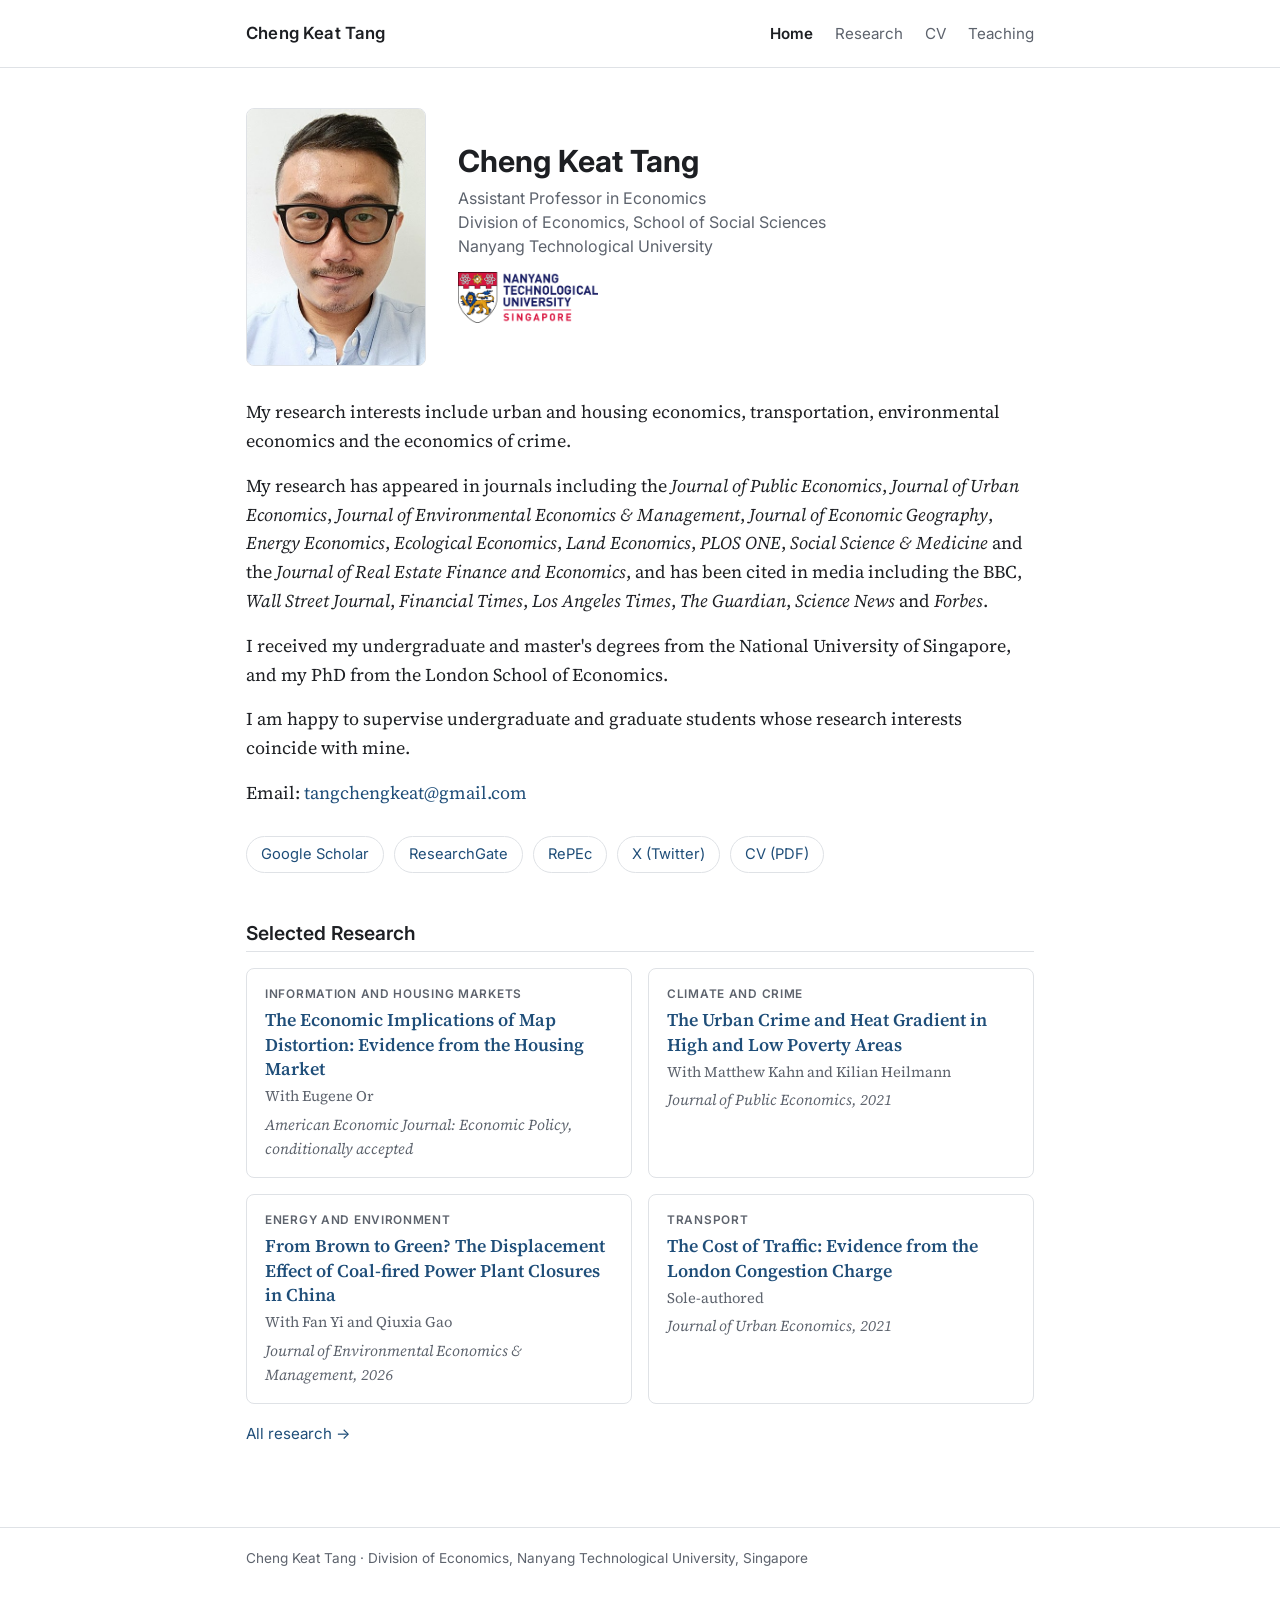
<file: index.html>
<!DOCTYPE html>
<html lang="en">
<head>
  <meta charset="utf-8">
  <meta name="viewport" content="width=device-width, initial-scale=1">
  <title>Cheng Keat Tang</title>
  <meta name="description" content="Cheng Keat Tang, Assistant Professor in Economics, Nanyang Technological University. Urban and housing economics, transportation, environmental economics and the economics of crime.">
  <meta property="og:title" content="Cheng Keat Tang">
  <meta property="og:description" content="Assistant Professor in Economics, Nanyang Technological University">
  <meta property="og:type" content="website">
  <meta property="og:image" content="https://tangchengkeat.github.io/images/profile.jpg">
  <link rel="preconnect" href="https://fonts.googleapis.com">
  <link rel="preconnect" href="https://fonts.gstatic.com" crossorigin>
  <link rel="stylesheet" href="https://fonts.googleapis.com/css2?family=Inter:wght@400;600;700&family=Source+Serif+4:ital,wght@0,400;0,600;1,400&display=swap">
  <link rel="stylesheet" href="css/style.css">
</head>
<body>
  <header class="site-header">
    <div class="inner">
      <a class="site-name" href="index.html">Cheng Keat Tang</a>
      <nav aria-label="Main">
        <ul>
          <li><a href="index.html" aria-current="page">Home</a></li>
          <li><a href="research.html">Research</a></li>
          <li><a href="cv.html">CV</a></li>
          <li><a href="teaching.html">Teaching</a></li>
        </ul>
      </nav>
    </div>
  </header>

  <main>
    <div class="intro">
      <img class="profile-photo" src="images/profile.jpg" alt="Photograph of Cheng Keat Tang" width="375" height="540">
      <div class="intro-text">
        <h1>Cheng Keat Tang</h1>
        <p class="subtitle">Assistant Professor in Economics<br>Division of Economics, School of Social Sciences<br>Nanyang Technological University</p>
        <a class="affiliation-logo" href="https://www.ntu.edu.sg/sss/economics"><img src="images/ntu-logo.png" alt="Nanyang Technological University, Singapore" width="640" height="230"></a>
      </div>
    </div>

    <p>My research interests include urban and housing economics, transportation, environmental economics and the economics of crime.</p>

    <p>My research has appeared in journals including the <em>Journal of Public Economics</em>, <em>Journal of Urban Economics</em>, <em>Journal of Environmental Economics &amp; Management</em>, <em>Journal of Economic Geography</em>, <em>Energy Economics</em>, <em>Ecological Economics</em>, <em>Land Economics</em>, <em>PLOS ONE</em>, <em>Social Science &amp; Medicine</em> and the <em>Journal of Real Estate Finance and Economics</em>, and has been cited in media including the BBC, <em>Wall Street Journal</em>, <em>Financial Times</em>, <em>Los Angeles Times</em>, <em>The Guardian</em>, <em>Science News</em> and <em>Forbes</em>.</p>

    <p>I received my undergraduate and master's degrees from the National University of Singapore, and my PhD from the London School of Economics.</p>

    <p>I am happy to supervise undergraduate and graduate students whose research interests coincide with mine.</p>

    <p>Email: <a href="mailto:tangchengkeat@gmail.com">tangchengkeat@gmail.com</a></p>

    <ul class="profile-links">
      <li><a href="https://scholar.google.com/citations?user=8xZ1mWIAAAAJ&amp;hl=en">Google Scholar</a></li>
      <li><a href="https://www.researchgate.net/profile/Cheng-Tang-15">ResearchGate</a></li>
      <li><a href="https://ideas.repec.org/f/pta862.html">RePEc</a></li>
      <li><a href="https://twitter.com/tangchengkeat">X (Twitter)</a></li>
      <li><a href="https://www.dropbox.com/scl/fi/iuxjttc1eccvae9i5e73s/CK_CV-1.pdf?rlkey=9g6qz648kjjqd2p5a2qq5ur19&amp;st=g7haopaj&amp;dl=0">CV (PDF)</a></li>
    </ul>

    <section aria-labelledby="selected-research">
      <h2 id="selected-research">Selected Research</h2>
      <ul class="selected">
        <li>
          <span class="topic">Information and housing markets</span>
          <a class="pub-title" href="https://papers.ssrn.com/sol3/papers.cfm?abstract_id=4911665">The Economic Implications of Map Distortion: Evidence from the Housing Market</a>
          <span class="pub-authors">With Eugene Or</span>
          <span class="pub-venue">American Economic Journal: Economic Policy, conditionally accepted</span>
        </li>
        <li>
          <span class="topic">Climate and crime</span>
          <a class="pub-title" href="https://www.sciencedirect.com/science/article/pii/S004727272100044X">The Urban Crime and Heat Gradient in High and Low Poverty Areas</a>
          <span class="pub-authors">With Matthew Kahn and Kilian Heilmann</span>
          <span class="pub-venue">Journal of Public Economics, 2021</span>
        </li>
        <li>
          <span class="topic">Energy and environment</span>
          <a class="pub-title" href="https://www.sciencedirect.com/science/article/pii/S0095069626000227">From Brown to Green? The Displacement Effect of Coal-fired Power Plant Closures in China</a>
          <span class="pub-authors">With Fan Yi and Qiuxia Gao</span>
          <span class="pub-venue">Journal of Environmental Economics &amp; Management, 2026</span>
        </li>
        <li>
          <span class="topic">Transport</span>
          <a class="pub-title" href="https://www.sciencedirect.com/science/article/abs/pii/S0094119020300735">The Cost of Traffic: Evidence from the London Congestion Charge</a>
          <span class="pub-authors">Sole-authored</span>
          <span class="pub-venue">Journal of Urban Economics, 2021</span>
        </li>
      </ul>
      <p class="more-link"><a href="research.html">All research →</a></p>
    </section>
  </main>

  <footer>
    <div class="inner">Cheng Keat Tang · Division of Economics, Nanyang Technological University, Singapore</div>
  </footer>
</body>
</html>
</file>
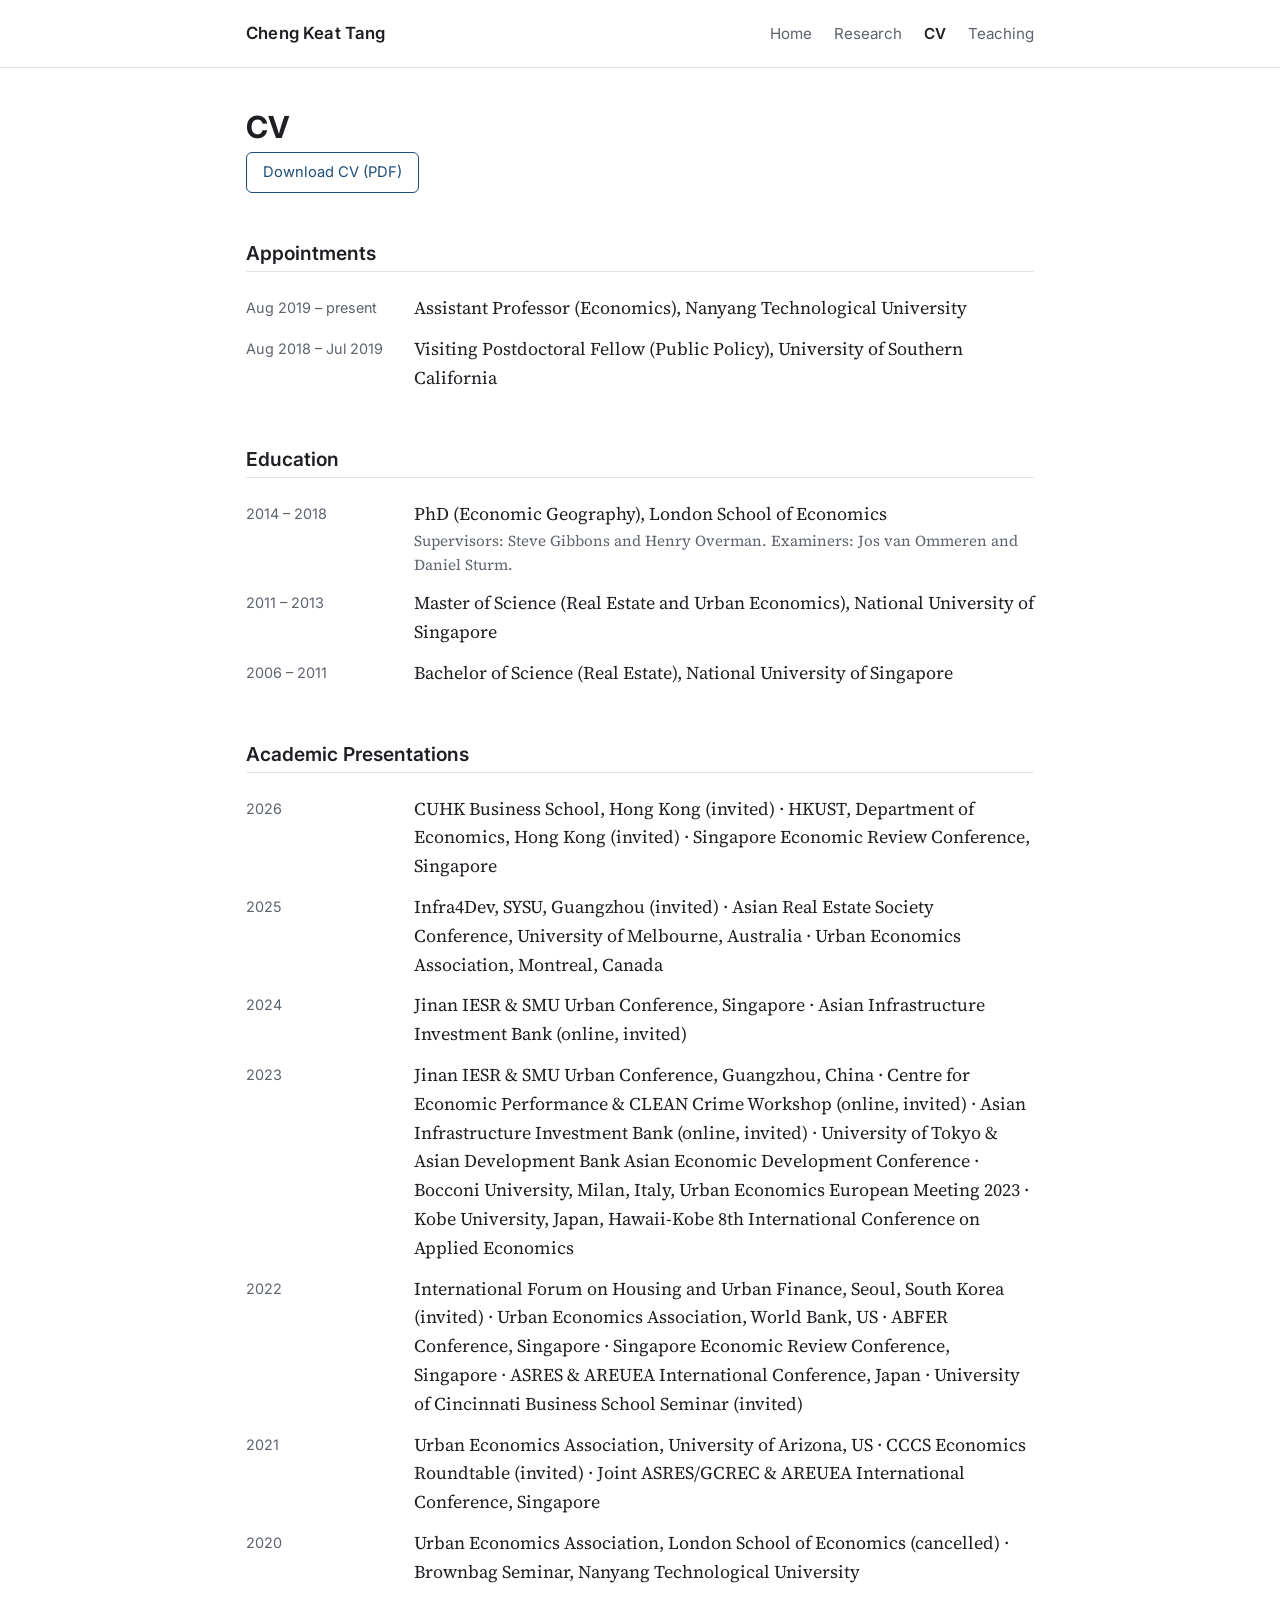
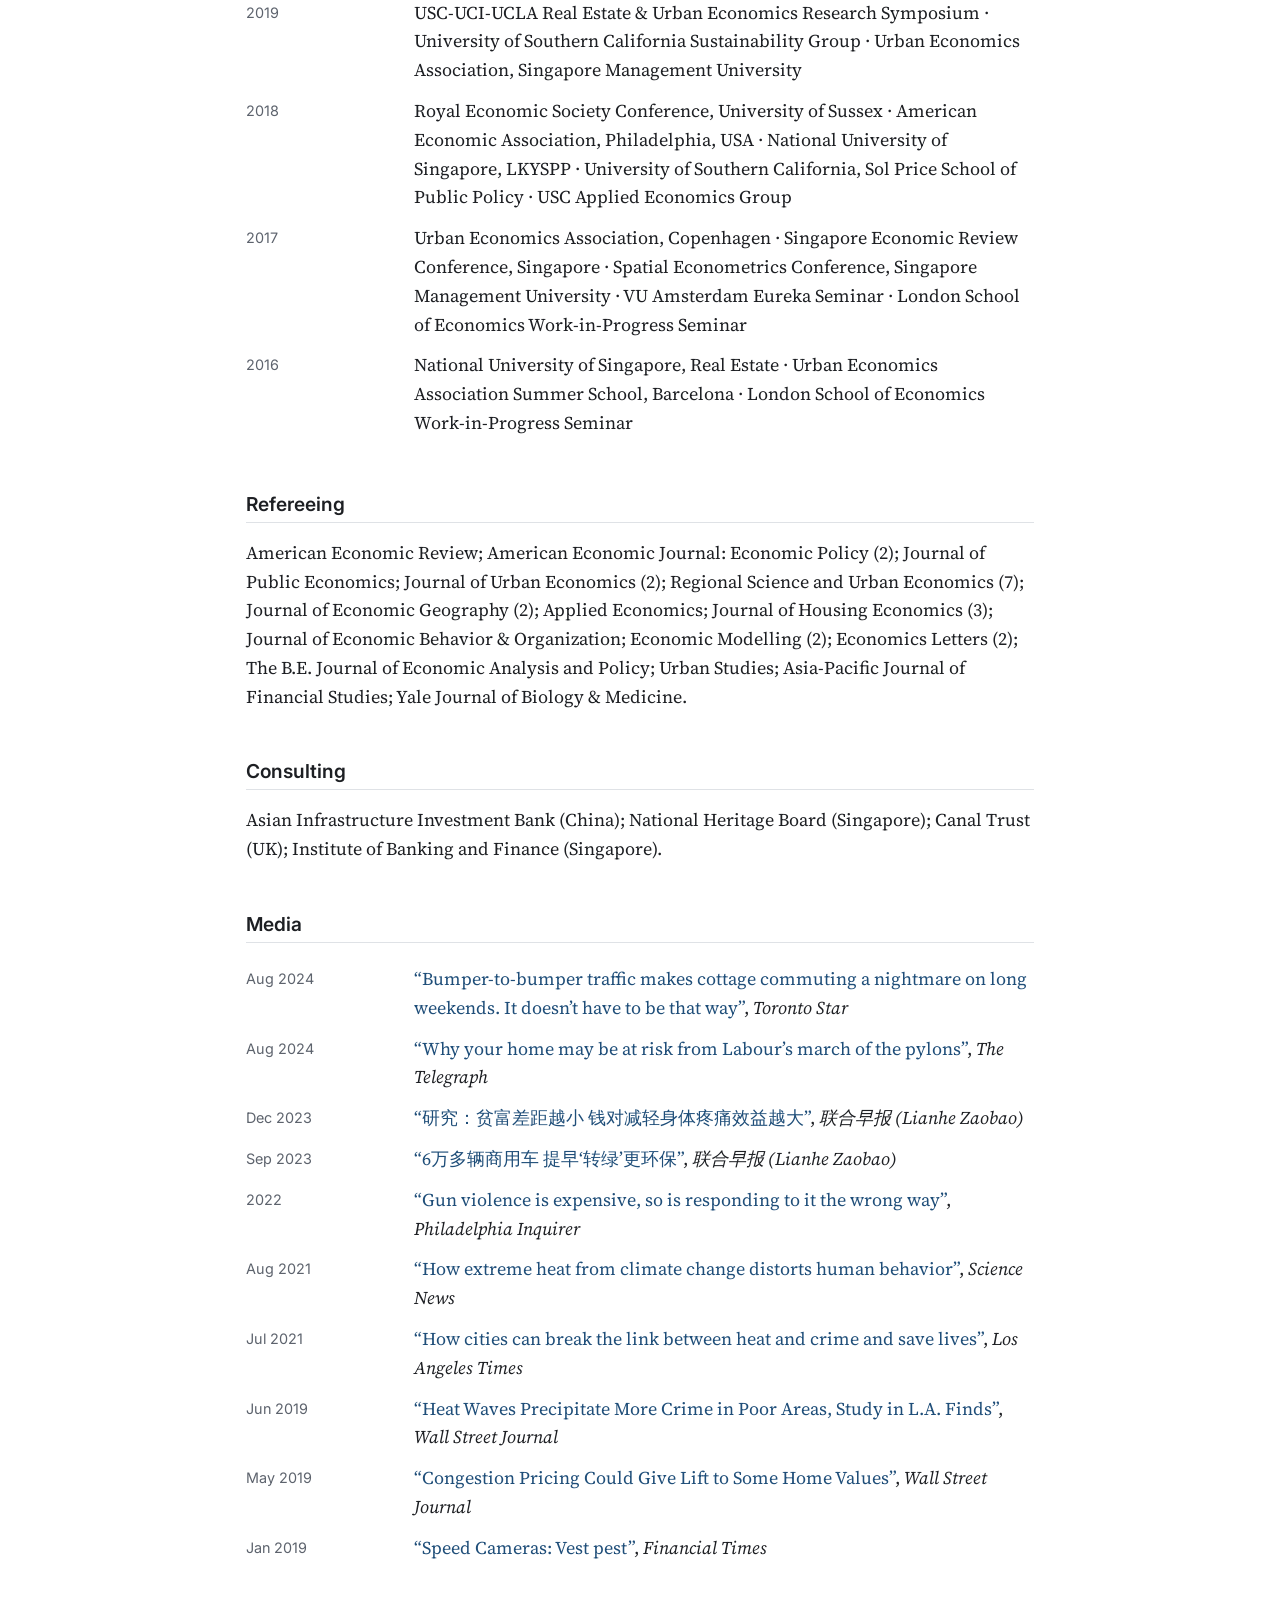
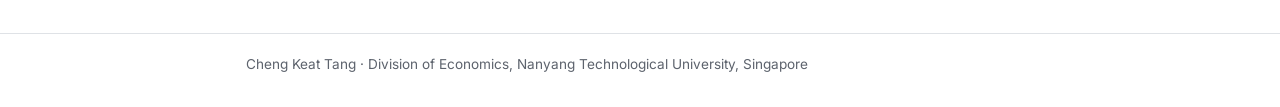
<file: cv.html>
<!DOCTYPE html>
<html lang="en">
<head>
  <meta charset="utf-8">
  <meta name="viewport" content="width=device-width, initial-scale=1">
  <title>CV · Cheng Keat Tang</title>
  <meta name="description" content="Curriculum vitae of Cheng Keat Tang.">
  <link rel="preconnect" href="https://fonts.googleapis.com">
  <link rel="preconnect" href="https://fonts.gstatic.com" crossorigin>
  <link rel="stylesheet" href="https://fonts.googleapis.com/css2?family=Inter:wght@400;600;700&family=Source+Serif+4:ital,wght@0,400;0,600;1,400&display=swap">
  <link rel="stylesheet" href="css/style.css">
</head>
<body>
  <header class="site-header">
    <div class="inner">
      <a class="site-name" href="index.html">Cheng Keat Tang</a>
      <nav aria-label="Main">
        <ul>
          <li><a href="index.html">Home</a></li>
          <li><a href="research.html">Research</a></li>
          <li><a href="cv.html" aria-current="page">CV</a></li>
          <li><a href="teaching.html">Teaching</a></li>
        </ul>
      </nav>
    </div>
  </header>

  <main>
    <h1>CV</h1>
    <p><a class="button" href="https://www.dropbox.com/scl/fi/iuxjttc1eccvae9i5e73s/CK_CV-1.pdf?rlkey=9g6qz648kjjqd2p5a2qq5ur19&amp;st=g7haopaj&amp;dl=0">Download CV (PDF)</a></p>

    <h2>Appointments</h2>
    <ul class="entries">
      <li><span class="when">Aug 2019 – present</span><span>Assistant Professor (Economics), Nanyang Technological University</span></li>
      <li><span class="when">Aug 2018 – Jul 2019</span><span>Visiting Postdoctoral Fellow (Public Policy), University of Southern California</span></li>
    </ul>

    <h2>Education</h2>
    <ul class="entries">
      <li><span class="when">2014 – 2018</span><span>PhD (Economic Geography), London School of Economics
        <span class="note">Supervisors: Steve Gibbons and Henry Overman. Examiners: Jos van Ommeren and Daniel Sturm.</span></span></li>
      <li><span class="when">2011 – 2013</span><span>Master of Science (Real Estate and Urban Economics), National University of Singapore</span></li>
      <li><span class="when">2006 – 2011</span><span>Bachelor of Science (Real Estate), National University of Singapore</span></li>
    </ul>

    <h2>Academic Presentations</h2>
    <ul class="entries">
      <li><span class="when">2026</span><span>CUHK Business School, Hong Kong (invited) · HKUST, Department of Economics, Hong Kong (invited) · Singapore Economic Review Conference, Singapore</span></li>
      <li><span class="when">2025</span><span>Infra4Dev, SYSU, Guangzhou (invited) · Asian Real Estate Society Conference, University of Melbourne, Australia · Urban Economics Association, Montreal, Canada</span></li>
      <li><span class="when">2024</span><span>Jinan IESR &amp; SMU Urban Conference, Singapore · Asian Infrastructure Investment Bank (online, invited)</span></li>
      <li><span class="when">2023</span><span>Jinan IESR &amp; SMU Urban Conference, Guangzhou, China · Centre for Economic Performance &amp; CLEAN Crime Workshop (online, invited) · Asian Infrastructure Investment Bank (online, invited) · University of Tokyo &amp; Asian Development Bank Asian Economic Development Conference · Bocconi University, Milan, Italy, Urban Economics European Meeting 2023 · Kobe University, Japan, Hawaii-Kobe 8th International Conference on Applied Economics</span></li>
      <li><span class="when">2022</span><span>International Forum on Housing and Urban Finance, Seoul, South Korea (invited) · Urban Economics Association, World Bank, US · ABFER Conference, Singapore · Singapore Economic Review Conference, Singapore · ASRES &amp; AREUEA International Conference, Japan · University of Cincinnati Business School Seminar (invited)</span></li>
      <li><span class="when">2021</span><span>Urban Economics Association, University of Arizona, US · CCCS Economics Roundtable (invited) · Joint ASRES/GCREC &amp; AREUEA International Conference, Singapore</span></li>
      <li><span class="when">2020</span><span>Urban Economics Association, London School of Economics (cancelled) · Brownbag Seminar, Nanyang Technological University</span></li>
      <li><span class="when">2019</span><span>USC-UCI-UCLA Real Estate &amp; Urban Economics Research Symposium · University of Southern California Sustainability Group · Urban Economics Association, Singapore Management University</span></li>
      <li><span class="when">2018</span><span>Royal Economic Society Conference, University of Sussex · American Economic Association, Philadelphia, USA · National University of Singapore, LKYSPP · University of Southern California, Sol Price School of Public Policy · USC Applied Economics Group</span></li>
      <li><span class="when">2017</span><span>Urban Economics Association, Copenhagen · Singapore Economic Review Conference, Singapore · Spatial Econometrics Conference, Singapore Management University · VU Amsterdam Eureka Seminar · London School of Economics Work-in-Progress Seminar</span></li>
      <li><span class="when">2016</span><span>National University of Singapore, Real Estate · Urban Economics Association Summer School, Barcelona · London School of Economics Work-in-Progress Seminar</span></li>
    </ul>

    <h2>Refereeing</h2>
    <p>American Economic Review; American Economic Journal: Economic Policy (2); Journal of Public Economics; Journal of Urban Economics (2); Regional Science and Urban Economics (7); Journal of Economic Geography (2); Applied Economics; Journal of Housing Economics (3); Journal of Economic Behavior &amp; Organization; Economic Modelling (2); Economics Letters (2); The B.E. Journal of Economic Analysis and Policy; Urban Studies; Asia-Pacific Journal of Financial Studies; Yale Journal of Biology &amp; Medicine.</p>

    <h2>Consulting</h2>
    <p>Asian Infrastructure Investment Bank (China); National Heritage Board (Singapore); Canal Trust (UK); Institute of Banking and Finance (Singapore).</p>

    <h2>Media</h2>
    <ul class="entries">
      <li><span class="when">Aug 2024</span><span><a href="https://www.thestar.com/opinion/contributors/bumper-to-bumper-traffic-makes-cottage-commuting-a-nightmare-on-long-weekends-it-doesn-t/article_09c79cda-4eaa-11ef-af3a-039c6d7b79b2.html">“Bumper-to-bumper traffic makes cottage commuting a nightmare on long weekends. It doesn’t have to be that way”</a>, <em>Toronto Star</em></span></li>
      <li><span class="when">Aug 2024</span><span><a href="https://www.telegraph.co.uk/business/2024/08/22/why-electricity-pylons-knock-12000-off-house-price/">“Why your home may be at risk from Labour’s march of the pylons”</a>, <em>The Telegraph</em></span></li>
      <li><span class="when">Dec 2023</span><span><a href="https://www.zaobao.com.sg/news/singapore/story20231211-1455466">“研究：贫富差距越小 钱对减轻身体疼痛效益越大”</a>, <em>联合早报 (Lianhe Zaobao)</em></span></li>
      <li><span class="when">Sep 2023</span><span><a href="https://www.zaobao.com.sg/news/singapore/story20230924-1436493">“6万多辆商用车 提早‘转绿’更环保”</a>, <em>联合早报 (Lianhe Zaobao)</em></span></li>
      <li><span class="when">2022</span><span><a href="https://www.inquirer.com/opinion/commentary/gun-violence-homicide-shooting-cost-housing-values-20191026.html">“Gun violence is expensive, so is responding to it the wrong way”</a>, <em>Philadelphia Inquirer</em></span></li>
      <li><span class="when">Aug 2021</span><span><a href="https://www.sciencenews.org/article/extreme-heat-climate-change-human-behavior-aggression-equity">“How extreme heat from climate change distorts human behavior”</a>, <em>Science News</em></span></li>
      <li><span class="when">Jul 2021</span><span><a href="https://www.latimes.com/opinion/story/2021-07-29/op-ed-heat-fuels-violent-crime-policies-save-lives">“How cities can break the link between heat and crime and save lives”</a>, <em>Los Angeles Times</em></span></li>
      <li><span class="when">Jun 2019</span><span><a href="https://www.wsj.com/articles/los-angeles-heat-wave-could-lead-to-crime-wave-in-poor-neighborhoods-study-says-11561392032">“Heat Waves Precipitate More Crime in Poor Areas, Study in L.A. Finds”</a>, <em>Wall Street Journal</em></span></li>
      <li><span class="when">May 2019</span><span><a href="https://www.wsj.com/articles/congestion-pricing-could-give-lift-to-some-home-values-11556719681">“Congestion Pricing Could Give Lift to Some Home Values”</a>, <em>Wall Street Journal</em></span></li>
      <li><span class="when">Jan 2019</span><span><a href="https://www.ft.com/content/05b7cd7a-159b-11e9-a581-4ff78404524e">“Speed Cameras: Vest pest”</a>, <em>Financial Times</em></span></li>
    </ul>
  </main>

  <footer>
    <div class="inner">Cheng Keat Tang · Division of Economics, Nanyang Technological University, Singapore</div>
  </footer>
</body>
</html>
</file>
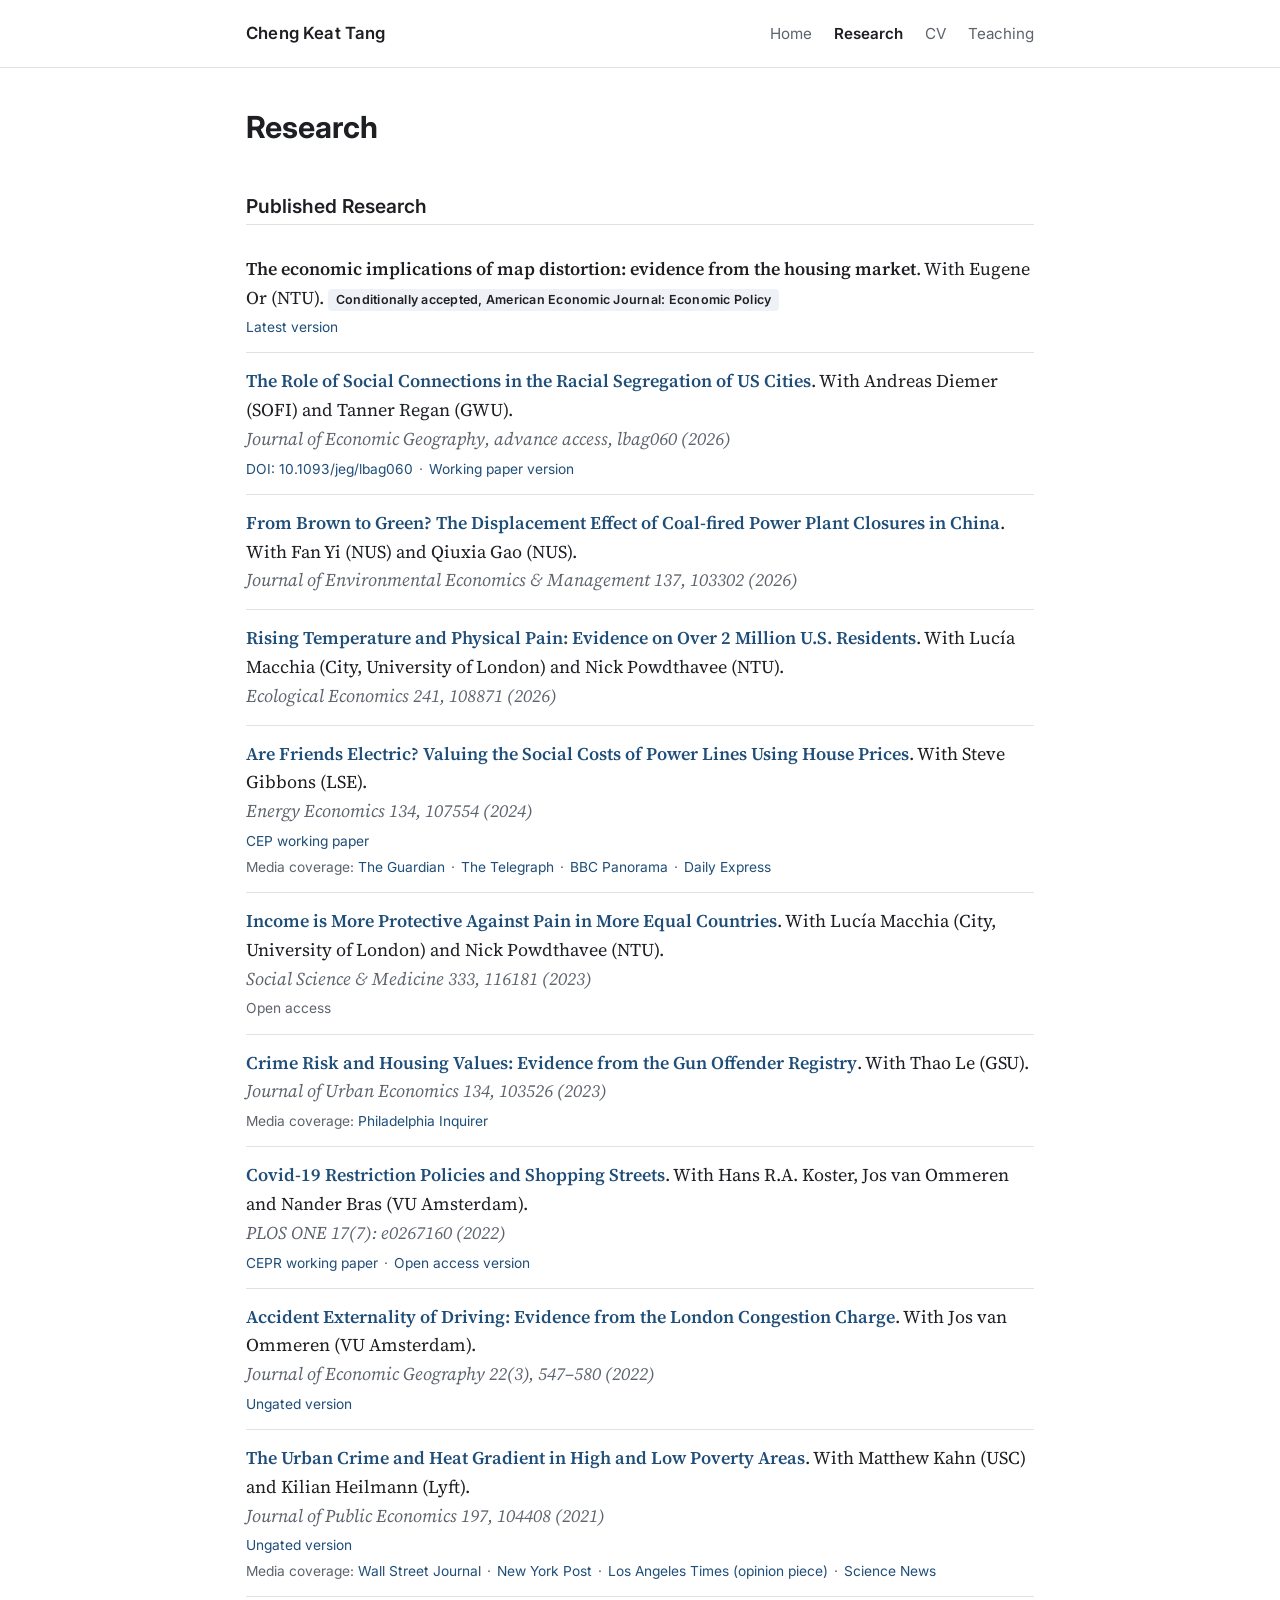
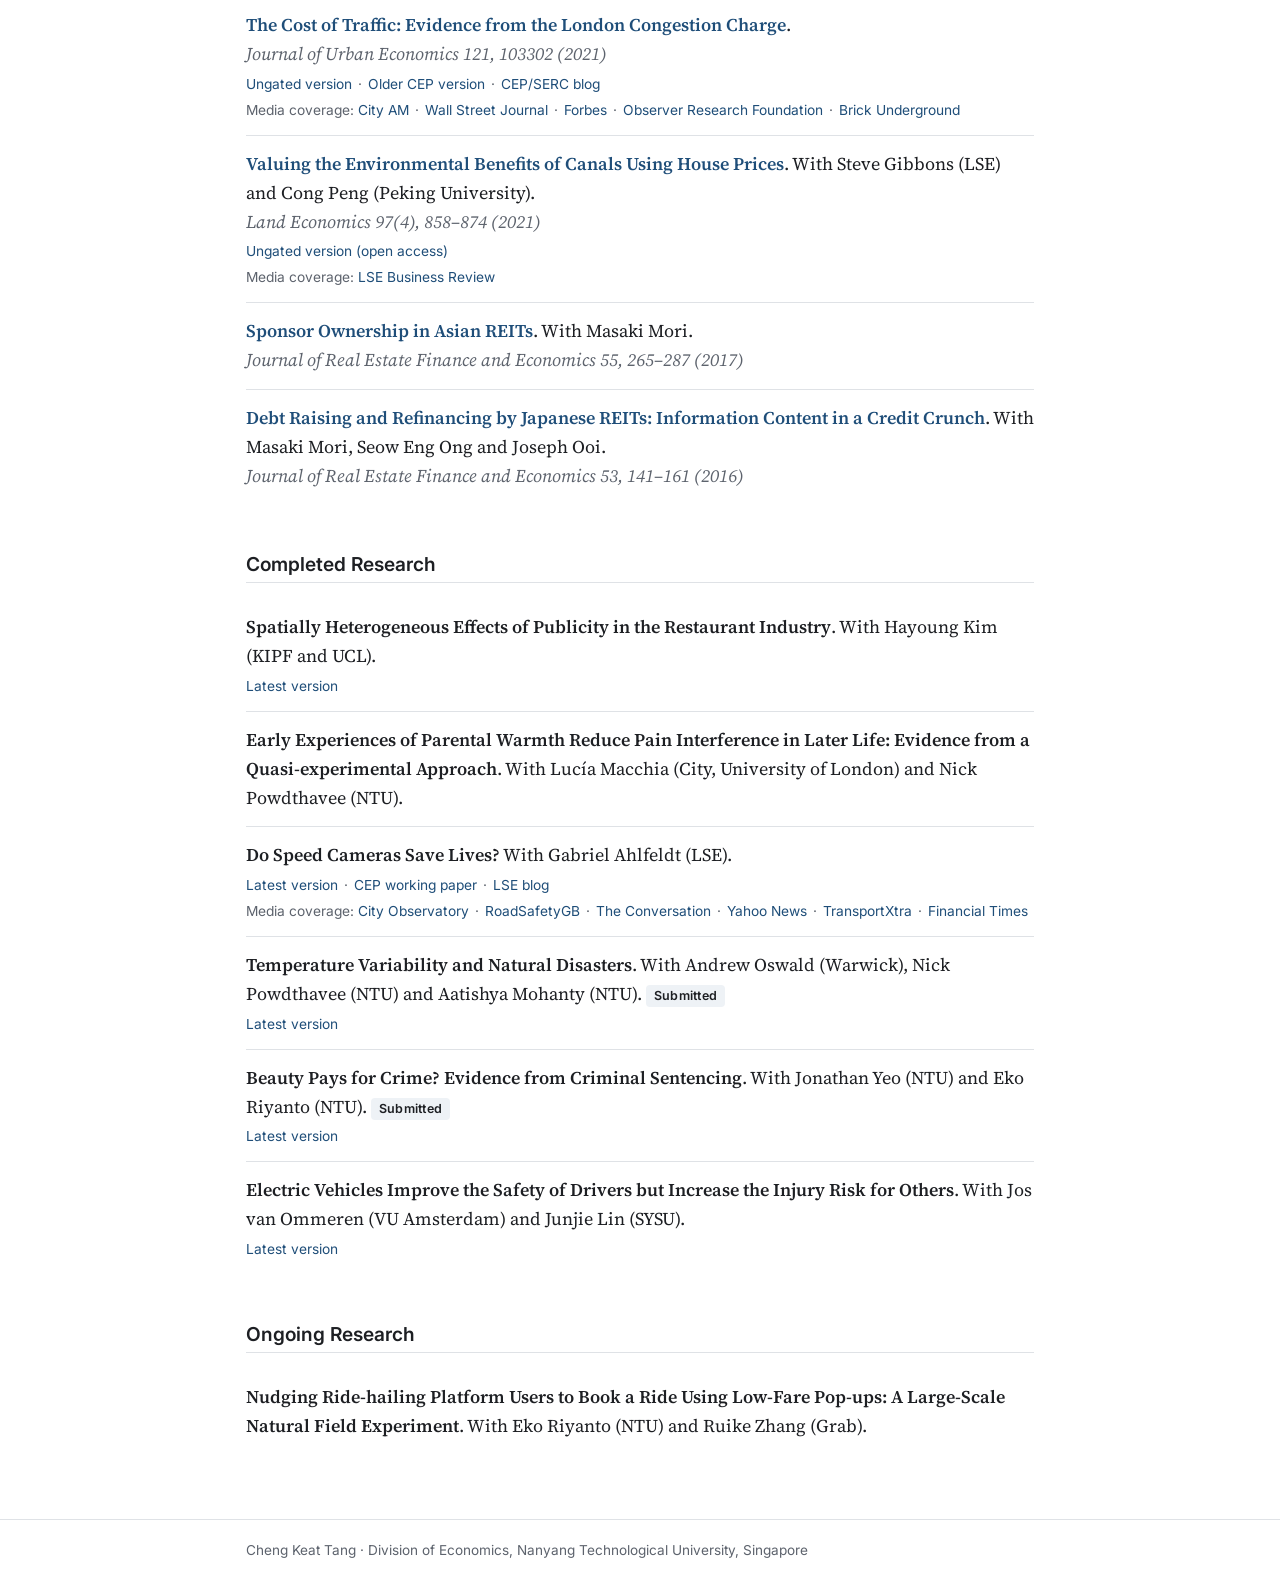
<file: research.html>
<!DOCTYPE html>
<html lang="en">
<head>
  <meta charset="utf-8">
  <meta name="viewport" content="width=device-width, initial-scale=1">
  <title>Research · Cheng Keat Tang</title>
  <meta name="description" content="Published, completed and ongoing research by Cheng Keat Tang.">
  <link rel="preconnect" href="https://fonts.googleapis.com">
  <link rel="preconnect" href="https://fonts.gstatic.com" crossorigin>
  <link rel="stylesheet" href="https://fonts.googleapis.com/css2?family=Inter:wght@400;600;700&family=Source+Serif+4:ital,wght@0,400;0,600;1,400&display=swap">
  <link rel="stylesheet" href="css/style.css">
</head>
<body>
  <header class="site-header">
    <div class="inner">
      <a class="site-name" href="index.html">Cheng Keat Tang</a>
      <nav aria-label="Main">
        <ul>
          <li><a href="index.html">Home</a></li>
          <li><a href="research.html" aria-current="page">Research</a></li>
          <li><a href="cv.html">CV</a></li>
          <li><a href="teaching.html">Teaching</a></li>
        </ul>
      </nav>
    </div>
  </header>

  <main>
    <h1>Research</h1>

    <h2>Published Research</h2>
    <ul class="pubs">
      <li>
        <span class="pub-title">The economic implications of map distortion: evidence from the housing market</span>.
        <span class="pub-authors">With Eugene Or (NTU).</span>
        <span class="pub-status">Conditionally accepted, American Economic Journal: Economic Policy</span>
        <span class="pub-links"><a href="https://papers.ssrn.com/sol3/papers.cfm?abstract_id=4911665">Latest version</a></span>
      </li>

      <li>
        <a class="pub-title" href="https://academic.oup.com/joeg/advance-article/doi/10.1093/jeg/lbag060/8836663">The Role of Social Connections in the Racial Segregation of US Cities</a>.
        <span class="pub-authors">With Andreas Diemer (SOFI) and Tanner Regan (GWU).</span>
        <span class="pub-venue">Journal of Economic Geography, advance access, lbag060 (2026)</span>
        <span class="pub-links"><a href="https://doi.org/10.1093/jeg/lbag060">DOI: 10.1093/jeg/lbag060</a><a href="https://ideas.repec.org/p/gwc/wpaper/2025-008.html">Working paper version</a></span>
      </li>

      <li>
        <a class="pub-title" href="https://www.sciencedirect.com/science/article/pii/S0095069626000227">From Brown to Green? The Displacement Effect of Coal-fired Power Plant Closures in China</a>.
        <span class="pub-authors">With Fan Yi (NUS) and Qiuxia Gao (NUS).</span>
        <span class="pub-venue">Journal of Environmental Economics &amp; Management 137, 103302 (2026)</span>
      </li>

      <li>
        <a class="pub-title" href="https://www.sciencedirect.com/science/article/pii/S0921800925003544">Rising Temperature and Physical Pain: Evidence on Over 2 Million U.S. Residents</a>.
        <span class="pub-authors">With Lucía Macchia (City, University of London) and Nick Powdthavee (NTU).</span>
        <span class="pub-venue">Ecological Economics 241, 108871 (2026)</span>
      </li>

      <li>
        <a class="pub-title" href="https://www.sciencedirect.com/science/article/abs/pii/S0140988324002627">Are Friends Electric? Valuing the Social Costs of Power Lines Using House Prices</a>.
        <span class="pub-authors">With Steve Gibbons (LSE).</span>
        <span class="pub-venue">Energy Economics 134, 107554 (2024)</span>
        <span class="pub-links"><a href="http://cep.lse.ac.uk/pubs/download/dp1942.pdf">CEP working paper</a></span>
        <span class="pub-media">Media coverage:
          <a href="https://www.theguardian.com/business/2024/sep/23/pylons-v-property-power-line-in-scotland-caused-divisions-but-did-house-price-fears-materialise">The Guardian</a><a href="https://www.telegraph.co.uk/business/2024/08/22/why-electricity-pylons-knock-12000-off-house-price/">The Telegraph</a><a href="https://www.bbc.co.uk/iplayer/episode/m0027wm5/panorama-rewiring-britain-the-race-to-go-green">BBC Panorama</a><a href="https://www.express.co.uk/news/uk/1939418/house-prices-pylons-power-cables-labour">Daily Express</a>
        </span>
      </li>

      <li>
        <a class="pub-title" href="https://www.sciencedirect.com/science/article/pii/S0277953623005385">Income is More Protective Against Pain in More Equal Countries</a>.
        <span class="pub-authors">With Lucía Macchia (City, University of London) and Nick Powdthavee (NTU).</span>
        <span class="pub-venue">Social Science &amp; Medicine 333, 116181 (2023)</span>
        <span class="pub-links">Open access</span>
      </li>

      <li>
        <a class="pub-title" href="https://www.sciencedirect.com/science/article/abs/pii/S0094119022001024">Crime Risk and Housing Values: Evidence from the Gun Offender Registry</a>.
        <span class="pub-authors">With Thao Le (GSU).</span>
        <span class="pub-venue">Journal of Urban Economics 134, 103526 (2023)</span>
        <span class="pub-media">Media coverage:
          <a href="https://www.inquirer.com/opinion/commentary/gun-violence-homicide-shooting-cost-housing-values-20191026.html">Philadelphia Inquirer</a>
        </span>
      </li>

      <li>
        <a class="pub-title" href="https://journals.plos.org/plosone/article?id=10.1371/journal.pone.0267160">Covid-19 Restriction Policies and Shopping Streets</a>.
        <span class="pub-authors">With Hans R.A. Koster, Jos van Ommeren and Nander Bras (VU Amsterdam).</span>
        <span class="pub-venue">PLOS ONE 17(7): e0267160 (2022)</span>
        <span class="pub-links"><a href="https://cepr.org/active/publications/discussion_papers/dp.php?dpno=15995">CEPR working paper</a><a href="https://www.dropbox.com/s/u38wuh622e1xzve/COVID_shopping.pdf?dl=0">Open access version</a></span>
      </li>

      <li>
        <a class="pub-title" href="https://academic.oup.com/joeg/advance-article-abstract/doi/10.1093/jeg/lbab012/6276552">Accident Externality of Driving: Evidence from the London Congestion Charge</a>.
        <span class="pub-authors">With Jos van Ommeren (VU Amsterdam).</span>
        <span class="pub-venue">Journal of Economic Geography 22(3), 547–580 (2022)</span>
        <span class="pub-links"><a href="https://www.dropbox.com/s/hg2oamymdf9es4q/manuscript.pdf?dl=0">Ungated version</a></span>
      </li>

      <li>
        <a class="pub-title" href="https://www.sciencedirect.com/science/article/pii/S004727272100044X">The Urban Crime and Heat Gradient in High and Low Poverty Areas</a>.
        <span class="pub-authors">With Matthew Kahn (USC) and Kilian Heilmann (Lyft).</span>
        <span class="pub-venue">Journal of Public Economics 197, 104408 (2021)</span>
        <span class="pub-links"><a href="https://www.dropbox.com/s/d6bxbt6e7u6krfe/Heat_and_Crime_ungated.pdf?dl=0">Ungated version</a></span>
        <span class="pub-media">Media coverage:
          <a href="https://www.wsj.com/articles/los-angeles-heat-wave-could-lead-to-crime-wave-in-poor-neighborhoods-study-says-11561392032">Wall Street Journal</a><a href="https://nypost.com/2019/06/18/high-temperatures-can-lead-to-more-violent-crime-study-finds/">New York Post</a><a href="https://www.latimes.com/opinion/story/2021-07-29/op-ed-heat-fuels-violent-crime-policies-save-lives">Los Angeles Times (opinion piece)</a><a href="https://www.sciencenews.org/article/extreme-heat-climate-change-human-behavior-aggression-equity">Science News</a>
        </span>
      </li>

      <li>
        <a class="pub-title" href="https://www.sciencedirect.com/science/article/abs/pii/S0094119020300735">The Cost of Traffic: Evidence from the London Congestion Charge</a>.
        <span class="pub-venue">Journal of Urban Economics 121, 103302 (2021)</span>
        <span class="pub-links"><a href="https://www.dropbox.com/s/1chf9q8lsnxcaup/Congestion_Charge.pdf?dl=0">Ungated version</a><a href="http://www.spatialeconomics.ac.uk/textonly/SERC/publications/download/sercdp0205.pdf">Older CEP version</a><a href="http://spatial-economics.blogspot.co.uk/2016/10/do-we-value-london-congestion-charge.html">CEP/SERC blog</a></span>
        <span class="pub-media">Media coverage:
          <a href="http://www.cityam.com/249821/londoners-pay-30000-premium-live-congestion-charge-zone">City AM</a><a href="https://www.wsj.com/articles/congestion-pricing-could-give-lift-to-some-home-values-11556719681">Wall Street Journal</a><a href="https://www.forbes.com/sites/jeffsteele/2019/07/25/nycs-congestion-fees-should-impact-more-than-driving-cost/">Forbes</a><a href="https://www.orfonline.org/research/making-a-case-for-congestion-pricing-in-india-s-cities">Observer Research Foundation</a><a href="https://www.brickunderground.com/sell/congestion-pricing-zone-impact-buyers-sellers-renters-manhattan-nyc">Brick Underground</a>
        </span>
      </li>

      <li>
        <a class="pub-title" href="http://le.uwpress.org/content/97/4/858.full.pdf+html">Valuing the Environmental Benefits of Canals Using House Prices</a>.
        <span class="pub-authors">With Steve Gibbons (LSE) and Cong Peng (Peking University).</span>
        <span class="pub-venue">Land Economics 97(4), 858–874 (2021)</span>
        <span class="pub-links"><a href="http://cep.lse.ac.uk/pubs/download/dp1604.pdf">Ungated version (open access)</a></span>
        <span class="pub-media">Media coverage:
          <a href="https://blogs.lse.ac.uk/businessreview/2019/04/09/the-value-of-having-a-view-to-a-canal/">LSE Business Review</a>
        </span>
      </li>

      <li>
        <a class="pub-title" href="http://link.springer.com/article/10.1007/s11146-016-9577-9">Sponsor Ownership in Asian REITs</a>.
        <span class="pub-authors">With Masaki Mori.</span>
        <span class="pub-venue">Journal of Real Estate Finance and Economics 55, 265–287 (2017)</span>
      </li>

      <li>
        <a class="pub-title" href="http://link.springer.com/article/10.1007/s11146-014-9459-y">Debt Raising and Refinancing by Japanese REITs: Information Content in a Credit Crunch</a>.
        <span class="pub-authors">With Masaki Mori, Seow Eng Ong and Joseph Ooi.</span>
        <span class="pub-venue">Journal of Real Estate Finance and Economics 53, 141–161 (2016)</span>
      </li>
    </ul>

    <h2>Completed Research</h2>
    <ul class="pubs">
      <li>
        <span class="pub-title">Spatially Heterogeneous Effects of Publicity in the Restaurant Industry</span>.
        <span class="pub-authors">With Hayoung Kim (KIPF and UCL).</span>
        <span class="pub-links"><a href="https://www.researchgate.net/publication/369040563_Spatially_Heterogeneous_Effects_of_Publicity_Evidence_from_the_Restaurant_Industry_in_New_York_City">Latest version</a></span>
      </li>

      <li>
        <span class="pub-title">Early Experiences of Parental Warmth Reduce Pain Interference in Later Life: Evidence from a Quasi-experimental Approach</span>.
        <span class="pub-authors">With Lucía Macchia (City, University of London) and Nick Powdthavee (NTU).</span>
      </li>

      <li>
        <span class="pub-title">Do Speed Cameras Save Lives?</span>
        <span class="pub-authors">With Gabriel Ahlfeldt (LSE).</span>
        <span class="pub-links"><a href="https://www.dropbox.com/s/rupfe4rxqziog9r/Speed_Camera_Dec2020.pdf?dl=0">Latest version</a><a href="https://cep.lse.ac.uk/_new/publications/abstract.asp?index=5542">CEP working paper</a><a href="http://www.lse.ac.uk/News/Latest-news-from-LSE/2017/10-October-2017/Speed-cameras-reduce-road-accidents-and-traffic-deaths-according-to-new-study">LSE blog</a></span>
        <span class="pub-media">Media coverage:
          <a href="http://cityobservatory.org/the-week-observed-2018-feb9/">City Observatory</a><a href="http://roadsafetygb.org.uk/news/speed-cameras-reduce-collisions-and-deaths-study-finds/">RoadSafetyGB</a><a href="https://theconversation.com/do-speed-cameras-really-save-lives-87701">The Conversation</a><a href="https://uk.news.yahoo.com/speed-cameras-really-save-lives-153558326.html">Yahoo News</a><a href="https://www.transportxtra.com/publications/local-transport-today/news/56067/speed-camera-debate-re-opened/">TransportXtra</a><a href="https://www.ft.com/content/05b7cd7a-159b-11e9-a581-4ff78404524e">Financial Times</a>
        </span>
      </li>

      <li>
        <span class="pub-title">Temperature Variability and Natural Disasters</span>.
        <span class="pub-authors">With Andrew Oswald (Warwick), Nick Powdthavee (NTU) and Aatishya Mohanty (NTU).</span>
        <span class="pub-status">Submitted</span>
        <span class="pub-links"><a href="https://arxiv.org/abs/2409.14936">Latest version</a></span>
      </li>

      <li>
        <span class="pub-title">Beauty Pays for Crime? Evidence from Criminal Sentencing</span>.
        <span class="pub-authors">With Jonathan Yeo (NTU) and Eko Riyanto (NTU).</span>
        <span class="pub-status">Submitted</span>
        <span class="pub-links"><a href="https://papers.ssrn.com/sol3/papers.cfm?abstract_id=5470006">Latest version</a></span>
      </li>

      <li>
        <span class="pub-title">Electric Vehicles Improve the Safety of Drivers but Increase the Injury Risk for Others</span>.
        <span class="pub-authors">With Jos van Ommeren (VU Amsterdam) and Junjie Lin (SYSU).</span>
        <span class="pub-links"><a href="https://research.vu.nl/en/publications/electric-vehicles-reduce-driver-injury-severity-but-increase-risk/">Latest version</a></span>
      </li>
    </ul>

    <h2>Ongoing Research</h2>
    <ul class="pubs">
      <li>
        <span class="pub-title">Nudging Ride-hailing Platform Users to Book a Ride Using Low-Fare Pop-ups: A Large-Scale Natural Field Experiment</span>.
        <span class="pub-authors">With Eko Riyanto (NTU) and Ruike Zhang (Grab).</span>
      </li>
    </ul>
  </main>

  <footer>
    <div class="inner">Cheng Keat Tang · Division of Economics, Nanyang Technological University, Singapore</div>
  </footer>
</body>
</html>
</file>
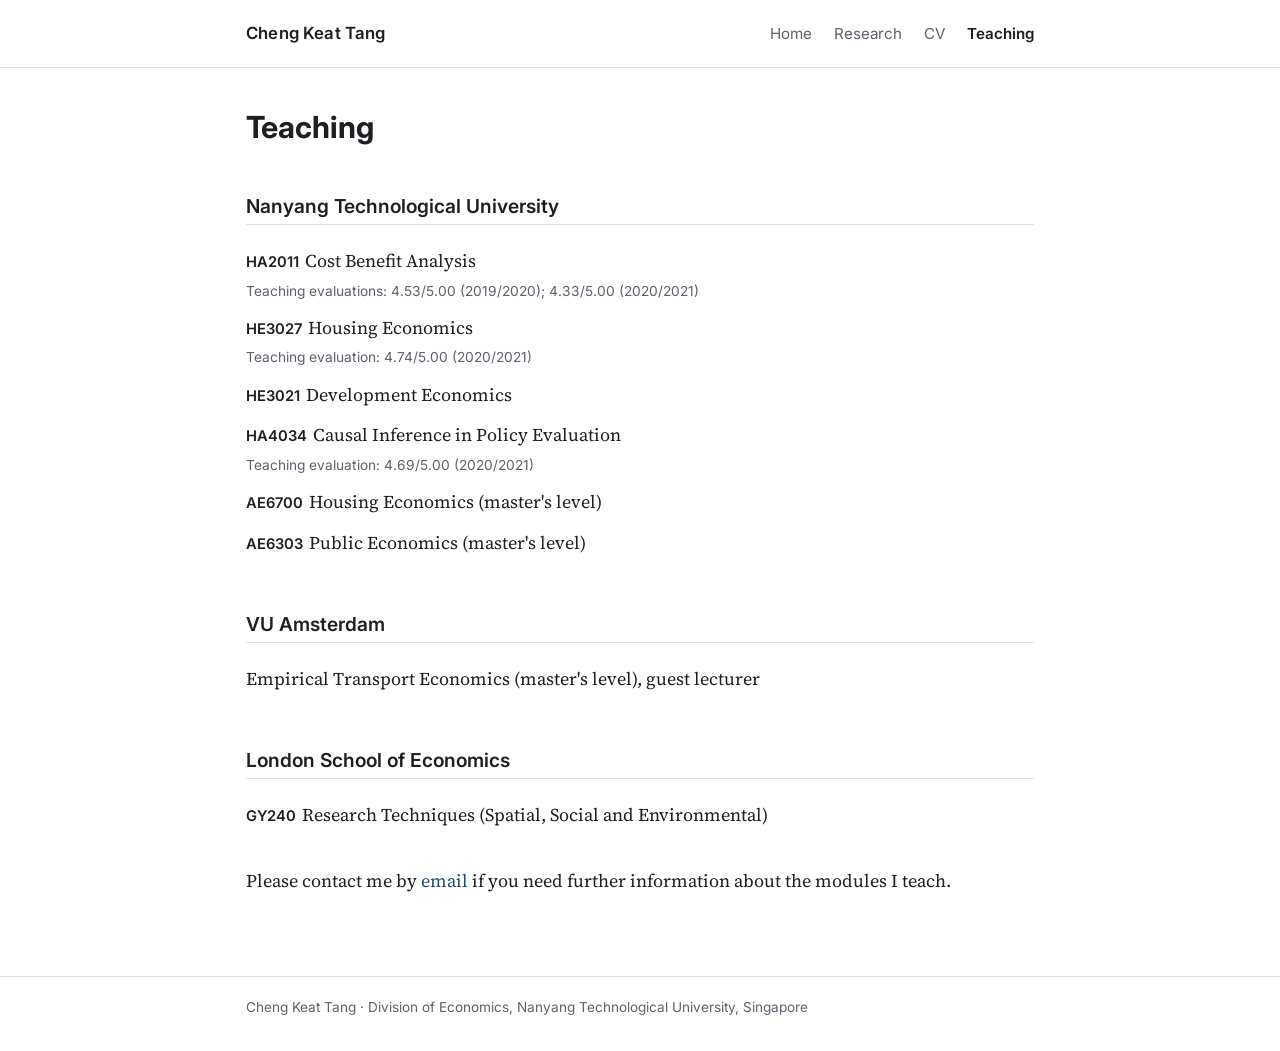
<file: teaching.html>
<!DOCTYPE html>
<html lang="en">
<head>
  <meta charset="utf-8">
  <meta name="viewport" content="width=device-width, initial-scale=1">
  <title>Teaching · Cheng Keat Tang</title>
  <meta name="description" content="Courses taught by Cheng Keat Tang at NTU, VU Amsterdam and LSE.">
  <link rel="preconnect" href="https://fonts.googleapis.com">
  <link rel="preconnect" href="https://fonts.gstatic.com" crossorigin>
  <link rel="stylesheet" href="https://fonts.googleapis.com/css2?family=Inter:wght@400;600;700&family=Source+Serif+4:ital,wght@0,400;0,600;1,400&display=swap">
  <link rel="stylesheet" href="css/style.css">
</head>
<body>
  <header class="site-header">
    <div class="inner">
      <a class="site-name" href="index.html">Cheng Keat Tang</a>
      <nav aria-label="Main">
        <ul>
          <li><a href="index.html">Home</a></li>
          <li><a href="research.html">Research</a></li>
          <li><a href="cv.html">CV</a></li>
          <li><a href="teaching.html" aria-current="page">Teaching</a></li>
        </ul>
      </nav>
    </div>
  </header>

  <main>
    <h1>Teaching</h1>

    <h2>Nanyang Technological University</h2>
    <ul class="course-list">
      <li><span class="course-code">HA2011</span>Cost Benefit Analysis
        <span class="pub-links">Teaching evaluations: 4.53/5.00 (2019/2020); 4.33/5.00 (2020/2021)</span></li>
      <li><span class="course-code">HE3027</span>Housing Economics
        <span class="pub-links">Teaching evaluation: 4.74/5.00 (2020/2021)</span></li>
      <li><span class="course-code">HE3021</span>Development Economics</li>
      <li><span class="course-code">HA4034</span>Causal Inference in Policy Evaluation
        <span class="pub-links">Teaching evaluation: 4.69/5.00 (2020/2021)</span></li>
      <li><span class="course-code">AE6700</span>Housing Economics (master's level)</li>
      <li><span class="course-code">AE6303</span>Public Economics (master's level)</li>
    </ul>

    <h2>VU Amsterdam</h2>
    <ul class="course-list">
      <li>Empirical Transport Economics (master's level), guest lecturer</li>
    </ul>

    <h2>London School of Economics</h2>
    <ul class="course-list">
      <li><span class="course-code">GY240</span>Research Techniques (Spatial, Social and Environmental)</li>
    </ul>

    <p style="margin-top: 32px;">Please contact me by <a href="mailto:tangchengkeat@gmail.com">email</a> if you need further information about the modules I teach.</p>
  </main>

  <footer>
    <div class="inner">Cheng Keat Tang · Division of Economics, Nanyang Technological University, Singapore</div>
  </footer>
</body>
</html>
</file>
<file: css/style.css>
/* Cheng Keat Tang — personal academic website */

:root {
  --ink: #1d1f23;
  --muted: #5d636d;
  --rule: #dfe2e6;
  --accent: #1f4e79;
  --accent-hover: #12324f;
  --bg: #ffffff;
  --tag-bg: #eef2f6;
  --serif: "Source Serif 4", Georgia, "Times New Roman", serif;
  --sans: "Inter", -apple-system, BlinkMacSystemFont, "Segoe UI", Roboto, Arial, sans-serif;
}

@media (prefers-color-scheme: dark) {
  :root {
    --ink: #e6e8eb;
    --muted: #a3a9b2;
    --rule: #33373d;
    --accent: #8ab8e6;
    --accent-hover: #b5d3f2;
    --bg: #15171a;
    --tag-bg: #23272c;
  }
}

* { box-sizing: border-box; }

html { -webkit-text-size-adjust: 100%; }

body {
  margin: 0;
  background: var(--bg);
  color: var(--ink);
  font-family: var(--serif);
  font-size: 18px;
  line-height: 1.6;
}

a { color: var(--accent); text-decoration: none; }
a:hover, a:focus { color: var(--accent-hover); text-decoration: underline; }

/* ---------- Header and navigation ---------- */

.site-header {
  border-bottom: 1px solid var(--rule);
}

.site-header .inner {
  max-width: 820px;
  margin: 0 auto;
  padding: 20px 16px;
  display: flex;
  flex-wrap: wrap;
  align-items: baseline;
  justify-content: space-between;
  gap: 8px 24px;
}

.site-name {
  font-family: var(--sans);
  font-weight: 600;
  font-size: 1.05rem;
  color: var(--ink);
  letter-spacing: 0.01em;
}
.site-name:hover { color: var(--ink); text-decoration: none; }

nav ul {
  list-style: none;
  margin: 0;
  padding: 0;
  display: flex;
  flex-wrap: wrap;
  gap: 4px 22px;
  font-family: var(--sans);
  font-size: 0.95rem;
}

nav a { color: var(--muted); }
nav a[aria-current="page"] {
  color: var(--ink);
  font-weight: 600;
}

/* ---------- Main content ---------- */

main {
  max-width: 820px;
  margin: 0 auto;
  padding: 40px 16px 64px;
}

h1, h2, h3 {
  font-family: var(--sans);
  line-height: 1.25;
  color: var(--ink);
}

h1 { font-size: 1.9rem; margin: 0 0 6px; font-weight: 700; }

h2 {
  font-size: 1.2rem;
  font-weight: 600;
  margin: 48px 0 16px;
  padding-bottom: 6px;
  border-bottom: 1px solid var(--rule);
}

h3 { font-size: 1.02rem; font-weight: 600; margin: 28px 0 8px; }

p { margin: 0 0 16px; }

.subtitle {
  font-family: var(--sans);
  color: var(--muted);
  font-size: 1rem;
  margin: 0 0 28px;
}

/* ---------- Home page ---------- */

.intro {
  display: flex;
  align-items: center;
  gap: 32px;
  margin-bottom: 32px;
}

.profile-photo {
  flex: 0 0 auto;
  width: 180px;
  height: auto;
  border-radius: 8px;
  border: 1px solid var(--rule);
}

.intro-text .subtitle { margin-bottom: 14px; line-height: 1.5; }

.affiliation-logo {
  display: inline-block;
  border-radius: 6px;
}

/* The logo has a transparent background and navy lettering, so it sits on a
   white panel in dark mode to stay legible. */
@media (prefers-color-scheme: dark) {
  .affiliation-logo { background: #ffffff; padding: 5px 7px; }
}
.affiliation-logo img {
  display: block;
  width: 140px;
  height: auto;
}

.profile-links {
  list-style: none;
  padding: 0;
  margin: 28px 0 0;
  display: flex;
  flex-wrap: wrap;
  gap: 10px;
  font-family: var(--sans);
  font-size: 0.92rem;
}

.profile-links a {
  display: inline-block;
  padding: 6px 14px;
  border: 1px solid var(--rule);
  border-radius: 999px;
}
.profile-links a:hover { border-color: var(--accent); text-decoration: none; }

/* ---------- Selected research (home page) ---------- */

.selected {
  list-style: none;
  padding: 0;
  margin: 0;
  display: grid;
  grid-template-columns: repeat(2, minmax(0, 1fr));
  gap: 16px;
}

.selected li {
  display: flex;
  flex-direction: column;
  gap: 4px;
  padding: 16px 18px;
  border: 1px solid var(--rule);
  border-radius: 8px;
}

.selected .topic {
  font-family: var(--sans);
  font-size: 0.74rem;
  font-weight: 600;
  letter-spacing: 0.06em;
  text-transform: uppercase;
  color: var(--muted);
}

.selected .pub-title { line-height: 1.35; }

.selected .pub-authors {
  font-size: 0.92rem;
  color: var(--muted);
}

.selected .pub-venue { font-size: 0.95rem; }

.selected li.wide { grid-column: 1 / -1; }

.more-link {
  font-family: var(--sans);
  font-size: 0.95rem;
  margin-top: 18px;
}

/* ---------- Publication lists ---------- */

.pubs {
  list-style: none;
  padding: 0;
  margin: 0;
}

.pubs li {
  padding: 14px 0;
  border-bottom: 1px solid var(--rule);
}
.pubs li:last-child { border-bottom: none; }

.pub-title { font-weight: 600; }

.pub-authors { color: var(--ink); }

.pub-venue {
  display: block;
  font-style: italic;
  color: var(--muted);
}

.pub-status {
  display: inline-block;
  font-family: var(--sans);
  font-size: 0.78rem;
  font-weight: 600;
  letter-spacing: 0.02em;
  background: var(--tag-bg);
  color: var(--ink);
  border-radius: 4px;
  padding: 1px 8px;
  margin-top: 4px;
}

.pub-links, .pub-media {
  display: block;
  font-family: var(--sans);
  font-size: 0.86rem;
  color: var(--muted);
  margin-top: 4px;
}

.pub-links a + a::before,
.pub-media a + a::before {
  content: "·";
  color: var(--muted);
  margin: 0 6px;
}

/* ---------- CV and teaching ---------- */

.entries {
  list-style: none;
  padding: 0;
  margin: 0;
}

.entries li {
  display: grid;
  grid-template-columns: 9.5rem 1fr;
  gap: 4px 16px;
  padding: 6px 0;
}

.entries .when {
  font-family: var(--sans);
  font-size: 0.9rem;
  color: var(--muted);
  padding-top: 2px;
}

.entries .note {
  display: block;
  color: var(--muted);
  font-size: 0.95rem;
}

.course-list {
  list-style: none;
  padding: 0;
  margin: 0;
}

.course-list li { padding: 6px 0; }

.course-code {
  font-family: var(--sans);
  font-weight: 600;
  font-size: 0.92rem;
  margin-right: 6px;
}

.button {
  display: inline-block;
  font-family: var(--sans);
  font-size: 0.92rem;
  padding: 8px 16px;
  border: 1px solid var(--accent);
  border-radius: 6px;
}
.button:hover { background: var(--accent); color: var(--bg); text-decoration: none; }

/* ---------- Footer ---------- */

footer {
  border-top: 1px solid var(--rule);
  font-family: var(--sans);
  font-size: 0.85rem;
  color: var(--muted);
}

footer .inner {
  max-width: 820px;
  margin: 0 auto;
  padding: 20px 16px 32px;
}

/* ---------- Small screens ---------- */

@media (max-width: 600px) {
  body { font-size: 17px; }
  main { padding-top: 28px; }
  h1 { font-size: 1.6rem; }
  .entries li { grid-template-columns: 1fr; gap: 0; padding: 8px 0; }
  .intro { flex-direction: column; align-items: flex-start; gap: 20px; }
  .profile-photo { width: 150px; }
  .affiliation-logo img { width: 120px; }
  .selected { grid-template-columns: 1fr; }
}
</file>
